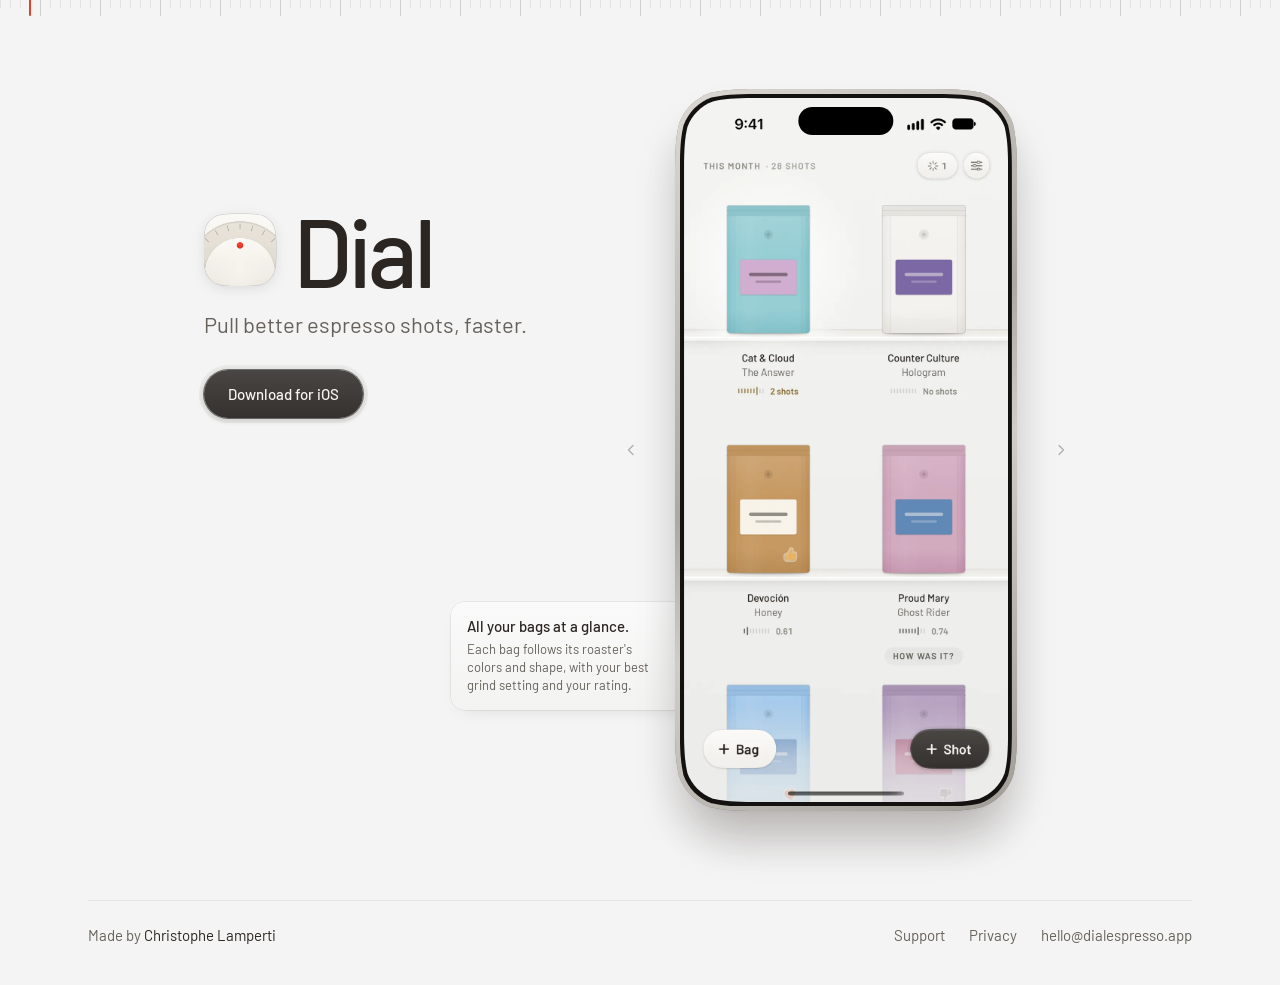
<file: index.html>
<!doctype html>
<html lang="en">
<head>
  <meta charset="utf-8">
  <meta name="viewport" content="width=device-width, initial-scale=1">
  <meta name="author" content="Christophe Lamperti">
  <meta name="theme-color" content="#F4F4F4">
  <title>Dial · Pull better espresso shots, faster</title>
  <meta name="description" content="Dial is an espresso app for iPhone that learns your grinder and your bag, then tells you where to go next. Free, no account.">
  <meta property="og:title" content="Dial">
  <meta property="og:description" content="Pull better espresso shots, faster. Free on iPhone, no account.">
  <meta property="og:image" content="https://dialespresso.app/apple-touch-icon.png">
  <link rel="icon" href="/assets/favicon.png">
  <link rel="apple-touch-icon" href="/apple-touch-icon.png">
  <link rel="preconnect" href="https://fonts.googleapis.com">
  <link rel="preconnect" href="https://fonts.gstatic.com" crossorigin>
  <link href="https://fonts.googleapis.com/css2?family=Barlow:wght@400;500;600&display=swap" rel="stylesheet">
  <link rel="stylesheet" href="/style.css?v=202611241330">
</head>
<body>

  <div class="ruler" aria-hidden="true"><div class="needle"></div></div>

  <main>
    <section class="hero">
      <div class="wrap">
        <div class="intro">
          <div class="lockup">
            <span class="iconwrap"><span class="iconring"><img class="icon" src="/assets/icon.webp" alt="Dial's icon: a dial with a red dot" width="72" height="72"></span></span>
            <h1>Dial</h1>
          </div>
          <p class="tagline">Pull better espresso shots, faster.</p>
          <a href="https://testflight.apple.com/join/yrKBnctM" class="download"><span>Download for iOS</span></a>
        </div>
        <figure class="stage">
          <button class="step prev" type="button" aria-label="Previous screen"><svg viewBox="0 0 16 16" aria-hidden="true"><path d="M10 3.5 5.5 8l4.5 4.5"/></svg></button>
          <div class="holder">
            <div class="device">
              <div class="frame">
              <div class="bezel"><div class="screen">
                <img class="on" src="/assets/shelf.webp" alt="The shelf: all your bags of coffee, in their real colors" width="860" height="1870" data-title="All your bags at a glance." data-sub="Each bag follows its roaster's colors and shape, with your best grind setting and your rating.">
                <img src="/assets/prep.webp" alt="The grind dial, set where Dial recommends" width="860" height="1870" data-title="No more guessing the grind." data-sub="Dial figures out the best next setting from your past shots and your taste notes." loading="lazy">
                <img src="/assets/taste-dialed.webp" alt="The taste slider set to Dialed in" width="860" height="1870" data-title="A simple way to rate a shot." data-sub="One simple slider, no barista training needed. Dial uses it to refine your next shot." loading="lazy">
                <img src="/assets/pull.webp" alt="A shot in progress, weighed and timed on the scale" width="860" height="1870" data-title="Stop on the beep." data-sub="Pair an Acaia Lunar scale and Dial will log the shot by itself. Just stop the extraction when you hear the beep." loading="lazy">
                <img src="/assets/newbag.webp" alt="A new bag, filled in from the roaster" width="860" height="1870" data-title="Add every bag in seconds." data-sub="Origin, process and roast level are already filled in. Dial tells you when a bag needs to rest and when it's ready to brew." loading="lazy">
                <img src="/assets/roasters.webp" alt="The list of roasters" width="860" height="1870" data-title="48 roasters, built in." data-sub="Pick a coffee and most of the details are already there. Just add the roast date." loading="lazy">
                <img src="/assets/bag.webp" alt="A bag's page with its shots" width="860" height="1870" data-title="Never start from scratch." data-sub="Each bag keeps the full history of your shots, so you stop wasting beans." loading="lazy">
              </div></div>
            </div>
            </div>
            <figcaption class="label" aria-live="polite">
              <p class="title">All your bags at a glance.</p>
              <p class="sub">Each bag follows its roaster's colors and shape, with your best grind setting and your rating.</p>
            </figcaption>
          </div>
          <button class="step next" type="button" aria-label="Next screen"><svg viewBox="0 0 16 16" aria-hidden="true"><path d="M6 3.5 10.5 8 6 12.5"/></svg></button>
        </figure>
      </div>
    </section>
  </main>

  <footer class="footer">
    <div class="wrap">
      <div>
        <span>Made by <a href="https://lamperti.me" target="_blank" rel="noopener">Christophe Lamperti</a></span>
        <nav><a href="/support">Support</a><a href="/privacy">Privacy</a><a href="mailto:hello@dialespresso.app">hello@dialespresso.app</a></nav>
      </div>
    </div>
  </footer>

  <script src="/app.js?v=202611241330"></script>
</body>
</html>
</file>
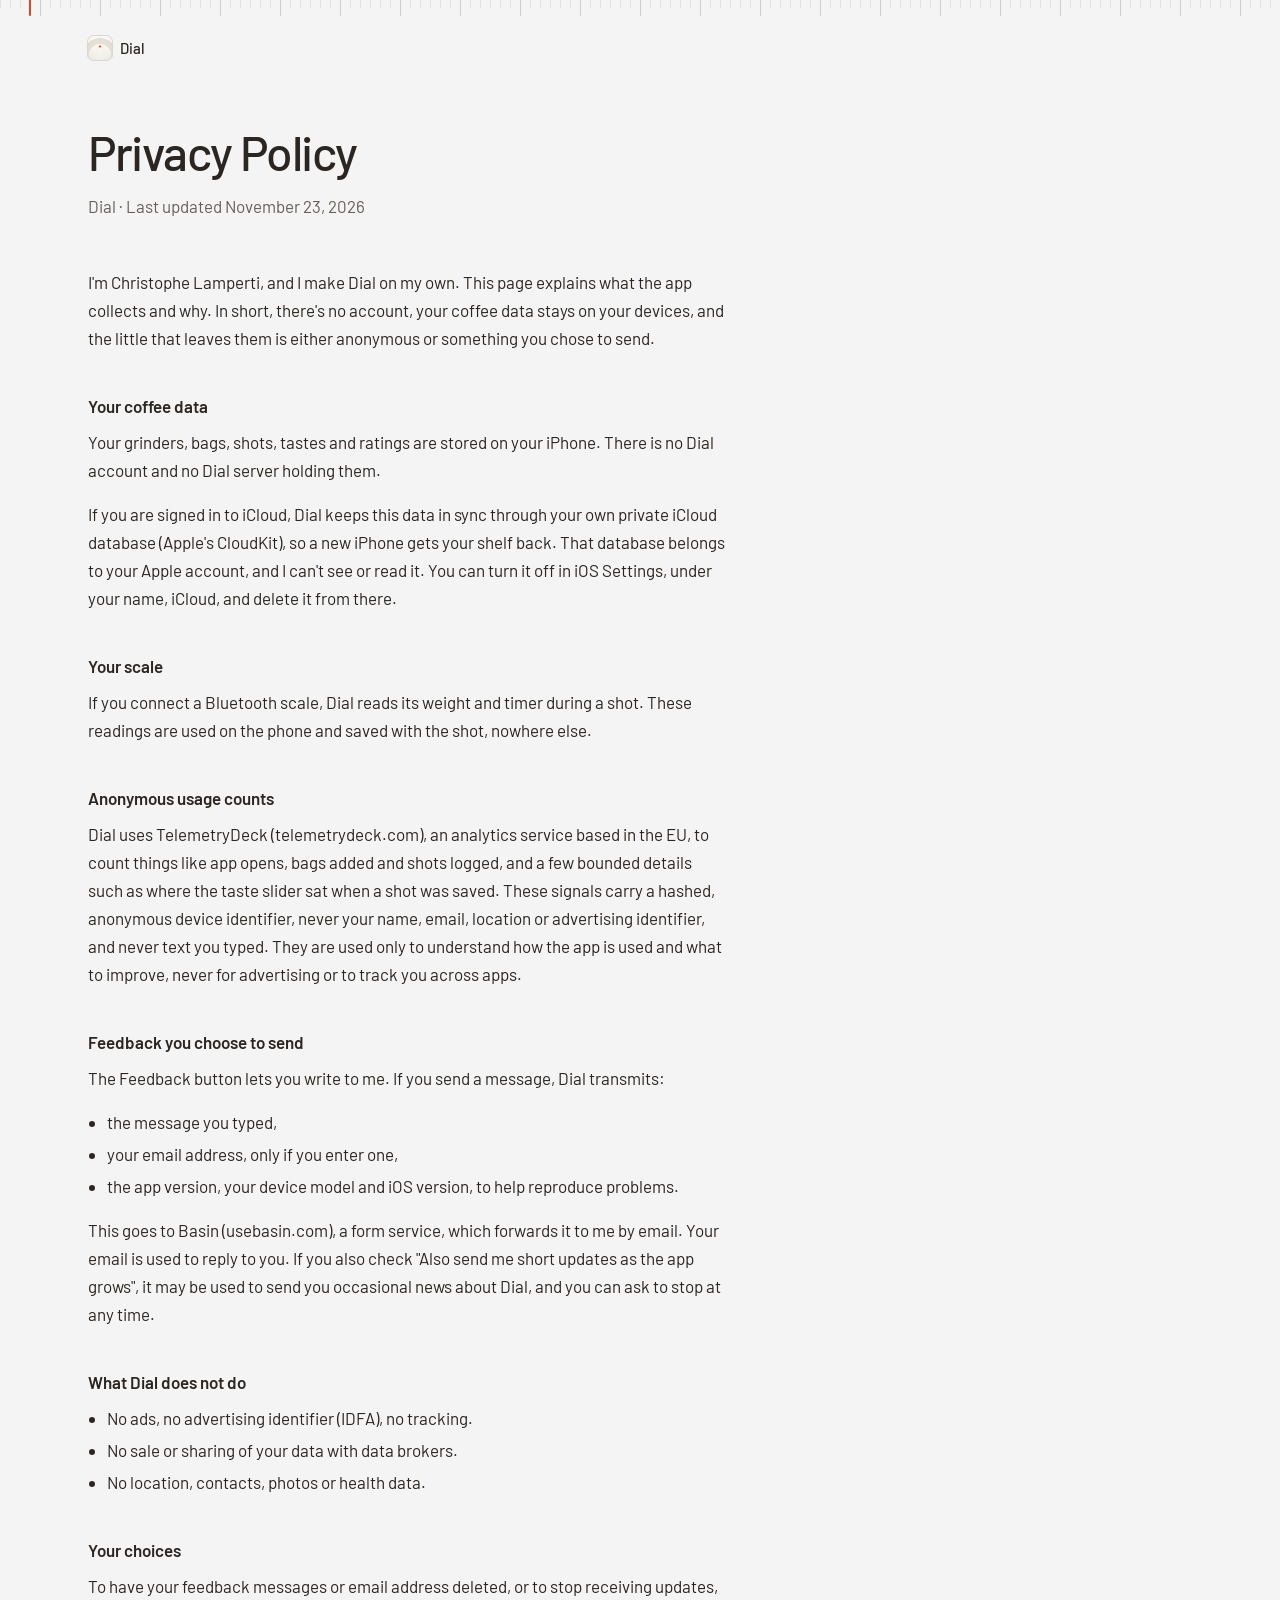
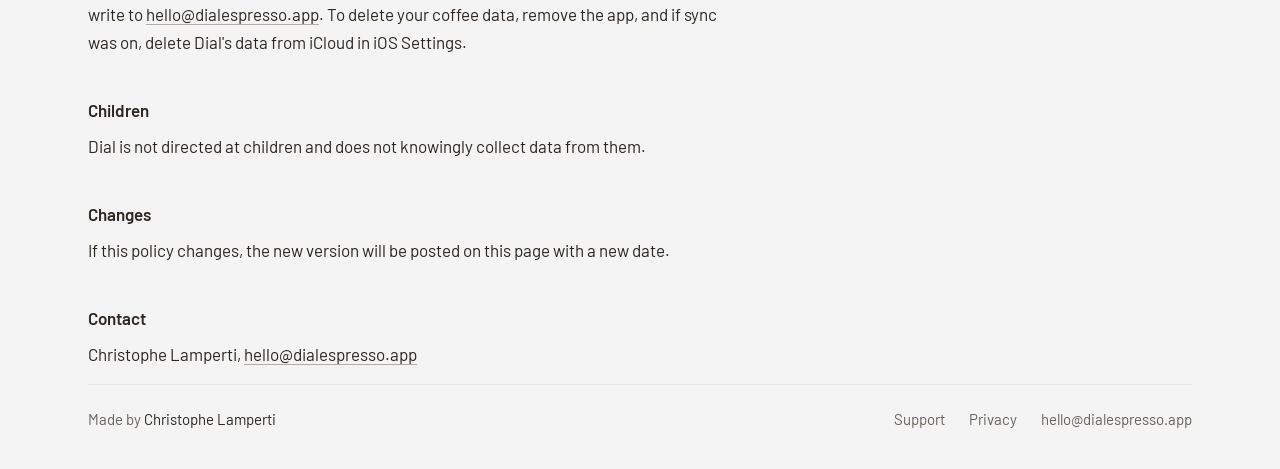
<file: privacy.html>
<!doctype html>
<html lang="en">
<head>
  <meta charset="utf-8">
  <meta name="viewport" content="width=device-width, initial-scale=1">
  <meta name="author" content="Christophe Lamperti">
  <meta name="theme-color" content="#F4F4F4">
  <title>Dial · Privacy Policy</title>
  <link rel="icon" href="/assets/favicon.png">
  <link rel="apple-touch-icon" href="/apple-touch-icon.png">
  <link rel="preconnect" href="https://fonts.googleapis.com">
  <link rel="preconnect" href="https://fonts.gstatic.com" crossorigin>
  <link href="https://fonts.googleapis.com/css2?family=Barlow:wght@400;500;600&display=swap" rel="stylesheet">
  <link rel="stylesheet" href="/style.css?v=202611241330">
</head>
<body>

  <div class="ruler" aria-hidden="true"><div class="needle"></div></div>

  <header class="nav">
    <div class="wrap">
      <a href="/" class="brand"><img src="/assets/icon.webp" alt="" width="24" height="24">Dial</a>
    </div>
  </header>

  <main class="doc">
    <div class="wrap">
      <article>
      <h1>Privacy Policy</h1>
      <p class="meta">Dial · Last updated November 23, 2026</p>

      <p>I'm Christophe Lamperti, and I make Dial on my own. This page explains what the app collects and why. In short, there's no account, your coffee data stays on your devices, and the little that leaves them is either anonymous or something you chose to send.</p>

      <h2>Your coffee data</h2>
      <p>Your grinders, bags, shots, tastes and ratings are stored on your iPhone. There is no Dial account and no Dial server holding them.</p>
      <p>If you are signed in to iCloud, Dial keeps this data in sync through your own private iCloud database (Apple's CloudKit), so a new iPhone gets your shelf back. That database belongs to your Apple account, and I can't see or read it. You can turn it off in iOS Settings, under your name, iCloud, and delete it from there.</p>

      <h2>Your scale</h2>
      <p>If you connect a Bluetooth scale, Dial reads its weight and timer during a shot. These readings are used on the phone and saved with the shot, nowhere else.</p>

      <h2>Anonymous usage counts</h2>
      <p>Dial uses TelemetryDeck (telemetrydeck.com), an analytics service based in the EU, to count things like app opens, bags added and shots logged, and a few bounded details such as where the taste slider sat when a shot was saved. These signals carry a hashed, anonymous device identifier, never your name, email, location or advertising identifier, and never text you typed. They are used only to understand how the app is used and what to improve, never for advertising or to track you across apps.</p>

      <h2>Feedback you choose to send</h2>
      <p>The Feedback button lets you write to me. If you send a message, Dial transmits:</p>
      <ul>
      <li>the message you typed,</li>
      <li>your email address, only if you enter one,</li>
      <li>the app version, your device model and iOS version, to help reproduce problems.</li>
      </ul>
      <p>This goes to Basin (usebasin.com), a form service, which forwards it to me by email. Your email is used to reply to you. If you also check "Also send me short updates as the app grows", it may be used to send you occasional news about Dial, and you can ask to stop at any time.</p>

      <h2>What Dial does not do</h2>
      <ul>
      <li>No ads, no advertising identifier (IDFA), no tracking.</li>
      <li>No sale or sharing of your data with data brokers.</li>
      <li>No location, contacts, photos or health data.</li>
      </ul>

      <h2>Your choices</h2>
      <p>To have your feedback messages or email address deleted, or to stop receiving updates, write to <a href="mailto:hello@dialespresso.app">hello@dialespresso.app</a>. To delete your coffee data, remove the app, and if sync was on, delete Dial's data from iCloud in iOS Settings.</p>

      <h2>Children</h2>
      <p>Dial is not directed at children and does not knowingly collect data from them.</p>

      <h2>Changes</h2>
      <p>If this policy changes, the new version will be posted on this page with a new date.</p>

      <h2>Contact</h2>
      <p>Christophe Lamperti, <a href="mailto:hello@dialespresso.app">hello@dialespresso.app</a></p>
      </article>
    </div>
  </main>

  <footer class="footer">
    <div class="wrap">
      <div>
        <span>Made by <a href="https://lamperti.me" target="_blank" rel="noopener">Christophe Lamperti</a></span>
        <nav><a href="/support">Support</a><a href="/privacy">Privacy</a><a href="mailto:hello@dialespresso.app">hello@dialespresso.app</a></nav>
      </div>
    </div>
  </footer>

  <script src="/app.js?v=202611241330"></script>
</body>
</html>
</file>
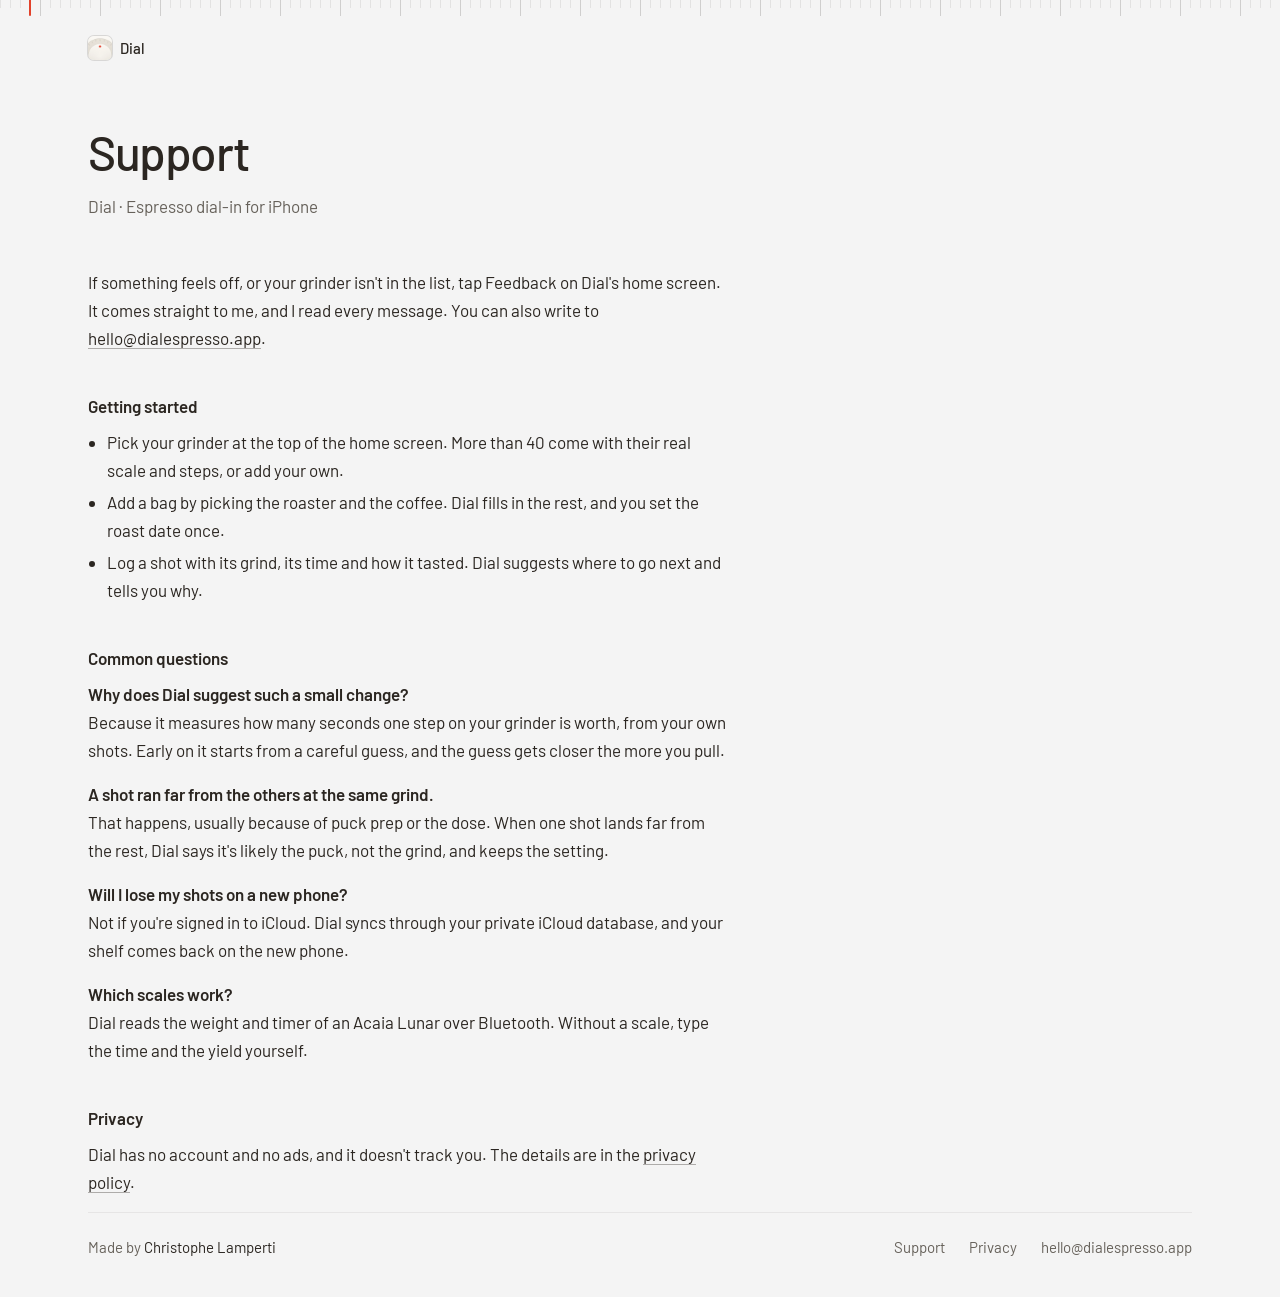
<file: support.html>
<!doctype html>
<html lang="en">
<head>
  <meta charset="utf-8">
  <meta name="viewport" content="width=device-width, initial-scale=1">
  <meta name="author" content="Christophe Lamperti">
  <meta name="theme-color" content="#F4F4F4">
  <title>Dial · Support</title>
  <link rel="icon" href="/assets/favicon.png">
  <link rel="apple-touch-icon" href="/apple-touch-icon.png">
  <link rel="preconnect" href="https://fonts.googleapis.com">
  <link rel="preconnect" href="https://fonts.gstatic.com" crossorigin>
  <link href="https://fonts.googleapis.com/css2?family=Barlow:wght@400;500;600&display=swap" rel="stylesheet">
  <link rel="stylesheet" href="/style.css?v=202611241330">
</head>
<body>

  <div class="ruler" aria-hidden="true"><div class="needle"></div></div>

  <header class="nav">
    <div class="wrap">
      <a href="/" class="brand"><img src="/assets/icon.webp" alt="" width="24" height="24">Dial</a>
    </div>
  </header>

  <main class="doc">
    <div class="wrap">
      <article>
      <h1>Support</h1>
      <p class="meta">Dial · Espresso dial-in for iPhone</p>

      <p>If something feels off, or your grinder isn't in the list, tap Feedback on Dial's home screen. It comes straight to me, and I read every message. You can also write to <a href="mailto:hello@dialespresso.app">hello@dialespresso.app</a>.</p>

      <h2>Getting started</h2>
      <ul>
      <li>Pick your grinder at the top of the home screen. More than 40 come with their real scale and steps, or add your own.</li>
      <li>Add a bag by picking the roaster and the coffee. Dial fills in the rest, and you set the roast date once.</li>
      <li>Log a shot with its grind, its time and how it tasted. Dial suggests where to go next and tells you why.</li>
      </ul>

      <h2>Common questions</h2>
      <p><strong>Why does Dial suggest such a small change?</strong><br>Because it measures how many seconds one step on your grinder is worth, from your own shots. Early on it starts from a careful guess, and the guess gets closer the more you pull.</p>
      <p><strong>A shot ran far from the others at the same grind.</strong><br>That happens, usually because of puck prep or the dose. When one shot lands far from the rest, Dial says it's likely the puck, not the grind, and keeps the setting.</p>
      <p><strong>Will I lose my shots on a new phone?</strong><br>Not if you're signed in to iCloud. Dial syncs through your private iCloud database, and your shelf comes back on the new phone.</p>
      <p><strong>Which scales work?</strong><br>Dial reads the weight and timer of an Acaia Lunar over Bluetooth. Without a scale, type the time and the yield yourself.</p>

      <h2>Privacy</h2>
      <p>Dial has no account and no ads, and it doesn't track you. The details are in the <a href="/privacy">privacy policy</a>.</p>
      </article>
    </div>
  </main>

  <footer class="footer">
    <div class="wrap">
      <div>
        <span>Made by <a href="https://lamperti.me" target="_blank" rel="noopener">Christophe Lamperti</a></span>
        <nav><a href="/support">Support</a><a href="/privacy">Privacy</a><a href="mailto:hello@dialespresso.app">hello@dialespresso.app</a></nav>
      </div>
    </div>
  </footer>

  <script src="/app.js?v=202611241330"></script>
</body>
</html>
</file>
<file: style.css>
:root {
  --ground: #F4F4F4;
  --ink:    #2B2621;
  --ink2:   #66615A;
  --hair:   rgba(43, 38, 33, .14);
  --red:    #E2422B;

  --s: 15px;
  --s-lh: 20px;
  --m: 22px;
  --m-lh: 28px;
  --l: 96px;
  --l-lh: 88px;

  --unit: 8px;
  --wrap: 1104px;
  --gutter: 24px;

  --phone: min(100vw - 104px, 342px, calc((100vh - 120px) * .47));

  color-scheme: light;
}
@supports (height: 100svh) {
  :root { --phone: min(100vw - 104px, 342px, calc((100svh - 120px) * .47)); }
}

*, *::before, *::after { box-sizing: border-box; margin: 0; padding: 0; }

html {
  background: var(--ground);
  -webkit-font-smoothing: antialiased;
  -moz-osx-font-smoothing: grayscale;
  -webkit-text-size-adjust: 100%;
}

body {
  font-family: 'Barlow', -apple-system, system-ui, sans-serif;
  font-size: var(--s);
  line-height: var(--s-lh);
  font-weight: 500;
  color: var(--ink);
  background: var(--ground);
  overflow-x: hidden;
}

img { display: block; max-width: 100%; height: auto; }
a { color: inherit; text-decoration: none; }
button { font: inherit; color: inherit; background: none; border: 0; cursor: pointer; }

.wrap {
  max-width: calc(var(--wrap) + 2 * var(--gutter));
  margin: 0 auto;
  padding: 0 var(--gutter);
}

.ruler {
  --major: rgba(43, 38, 33, .18);
  --minor: rgba(43, 38, 33, .085);
  position: sticky;
  top: 0;
  z-index: 10;
  height: 16px;
  background-image:
    linear-gradient(90deg, var(--major) 1px, transparent 1px),
    linear-gradient(90deg, transparent 10px, var(--minor) 10px, var(--minor) 11px, transparent 11px, transparent 20px, var(--minor) 20px, var(--minor) 21px, transparent 21px, transparent 30px, var(--minor) 30px, var(--minor) 31px, transparent 31px, transparent 40px, var(--minor) 40px, var(--minor) 41px, transparent 41px, transparent 50px, var(--minor) 50px, var(--minor) 51px, transparent 51px);
  background-size: 60px 16px, 60px 8px;
  background-repeat: repeat-x;
  background-position: var(--rx, 50vw) 0, var(--rx, 50vw) 0;
  pointer-events: none;
}

.needle {
  position: absolute;
  top: 0;
  left: 0;
  width: 2px;
  height: 16px;
  margin-left: -1px;
  border-radius: 0 0 1px 1px;
  background: var(--red);
  transform: translateX(var(--x, 50vw));
  transition: transform .12s ease-out;
  will-change: transform;
}

.nav .wrap { display: flex; align-items: center; height: 64px; }
.brand { display: inline-flex; align-items: center; gap: 8px; }
.brand img { width: 24px; height: 24px; border-radius: 6px; box-shadow: 0 0 0 1px var(--hair); }

.hero { text-align: center; padding-top: calc(var(--unit) * 6); }

.lockup {
  display: flex;
  align-items: center;
  justify-content: center;
  gap: 20px;
}
.iconwrap { display: block; flex: none; filter: drop-shadow(0 3px 6px rgba(30, 24, 18, .1)); }
.iconring { display: block; padding: .5px; border-radius: 23%; background: rgba(43, 38, 33, .19); }
.icon {
  width: 72px;
  height: 72px;
  border-radius: 22.5%;
}

h1 {
  font-size: var(--l);
  line-height: var(--l-lh);
  font-weight: 500;
  letter-spacing: -.04em;
  margin-left: -.04em;
}

.tagline {
  font-size: var(--m);
  line-height: var(--m-lh);
  font-weight: 400;
  color: var(--ink2);
  margin-top: calc(var(--unit) * 2);
}

.download {
  display: inline-flex;
  align-items: center;
  height: 48px;
  padding: 0 calc(var(--unit) * 3);
  margin-top: calc(var(--unit) * 4);
  border-radius: 24px;
  color: #F7F5F1;
  background: linear-gradient(#4A4643, #34312E);
  box-shadow:
    0 0 0 1px rgba(20, 18, 16, .55),
    0 0 0 5px rgba(43, 38, 33, .05),
    0 2px 6px rgba(43, 38, 33, .2);
}
.download:hover { background: linear-gradient(#57524F, #3E3A37); }
.download:active {
  background: linear-gradient(#34312E, #4A4643);
  box-shadow:
    0 0 0 1px rgba(20, 18, 16, .55),
    0 0 0 5px rgba(43, 38, 33, .05),
    0 1px 3px rgba(43, 38, 33, .08);
}

.fine { margin-top: calc(var(--unit) * 2); color: var(--ink2); font-weight: 400; text-wrap: balance; }

.stage {
  display: grid;
  grid-template-columns: 32px auto 32px;
  justify-content: center;
  align-items: center;
  column-gap: 12px;
  margin: calc(var(--unit) * 6) 0 0;
}
.holder { position: relative; }

.device {
  width: var(--phone);
  margin: 0 auto;
  container-type: inline-size;
  cursor: pointer;
  -webkit-tap-highlight-color: transparent;
  position: relative;
  z-index: 1;
  isolation: isolate;
  filter: drop-shadow(0 0 .5px rgba(43, 38, 33, .5));
}
.device::before {
  content: "";
  position: absolute;
  inset: 1.5cqw;
  z-index: -1;
  border-radius: 15cqw;
  box-shadow: 0 2px 6px rgba(30, 24, 18, .12), 0 32px 48px -4px rgba(30, 24, 18, .22);
}

.frame {
  padding: 1.43cqw;
  border-radius: 16cqw;
  background: linear-gradient(145deg, #DCD9D4, #ACA8A2 45%, #D0CCC6 60%, #A09C96);
}

.bezel {
  padding: 1.224cqw;
  border-radius: 14.57cqw;
  background: #141210;
}

.screen {
  position: relative;
  overflow: hidden;
  border-radius: 13.346cqw;
  aspect-ratio: 1206 / 2622;
  background: #000;
}
.screen::before {  content: "";
  position: absolute;
  z-index: 2;
  top: 2.69cqw;
  left: 50%;
  width: 27.88cqw;
  height: 8.17cqw;
  border-radius: 999px;
  transform: translateX(-50%);
  background: #000;
}
.screen img {
  position: absolute;
  inset: 0;
  width: 100%;
  height: 100%;
  object-fit: cover;
  opacity: 0;
  transition: opacity .5s ease;
}
.screen img.was { opacity: 1; transition: none; }
.screen img.on { opacity: 1; z-index: 1; }

.label {
  position: absolute;
  z-index: 0;
  left: 6%;
  right: 6%;
  top: calc(100% - 24px);
  padding: 40px 20px 16px;
  border-radius: 14px;
  background: linear-gradient(#FAFAFA, #F3F3F2);
  box-shadow: 0 0 0 .5px rgba(43, 38, 33, .14), 0 8px 20px -12px rgba(30, 24, 18, .16);
  transform: translateY(calc(-100% + 24px));
  transition: transform .5s cubic-bezier(.3, .8, .25, 1);
}
.label.in { transform: none; }
.label { cursor: pointer; -webkit-tap-highlight-color: transparent; }
.label .title { font-size: 15px; line-height: 20px; }
.label .sub { margin-top: 4px; font-size: 13px; line-height: 18px; color: var(--ink2); font-weight: 400; text-wrap: pretty; }
.label.half { transition-duration: .3s; }
.label.half:not(.in) { transform: translateY(calc((-100% + 24px) * .5)); }

.step {
  display: grid;
  place-items: center;
  width: 32px;
  height: 32px;
  border-radius: 10px;
  color: rgba(43, 38, 33, .34);
  -webkit-tap-highlight-color: transparent;
  transition: background .15s ease, color .15s ease;
}
.step:hover { background: rgba(43, 38, 33, .04); color: rgba(43, 38, 33, .55); }
.step:active { background: rgba(43, 38, 33, .1); }
.step svg { width: 16px; height: 16px; fill: none; stroke: currentColor; stroke-width: 1.25; stroke-linecap: round; stroke-linejoin: round; }

.still .screen img, .still .label { transition: none; }
@media (prefers-reduced-motion: reduce) {
  .screen img, .label, .needle { transition: none; }
}

.hero { padding-bottom: 160px; }
.footer { margin-top: calc(var(--unit) * 4); }
.footer .wrap > div {
  display: flex;
  flex-wrap: wrap;
  justify-content: space-between;
  gap: 8px 24px;
  padding: calc(var(--unit) * 3) 0 calc(var(--unit) * 5);
  border-top: .5px solid rgba(43, 38, 33, .07);
  color: var(--ink2);
  font-weight: 400;
}
.footer nav { display: flex; flex-wrap: wrap; gap: 8px 24px; }
.footer a:hover { color: var(--ink); }
.footer span a { color: var(--ink); }

.doc { padding: calc(var(--unit) * 6) 0 0; }
.doc article { max-width: 640px; font-size: 17px; line-height: 28px; font-weight: 400; }
.doc h1 { font-size: 48px; line-height: 48px; letter-spacing: -.03em; margin: 0 0 calc(var(--unit) * 2); }
.doc .meta { color: var(--ink2); margin-bottom: calc(var(--unit) * 6); }
.doc h2 { font-size: 17px; line-height: 28px; font-weight: 600; margin: calc(var(--unit) * 5) 0 calc(var(--unit) * 1); }
.doc p, .doc ul { margin-bottom: calc(var(--unit) * 2); }
.doc ul { padding-left: 1.1em; }
.doc li { margin-bottom: 4px; }
.doc strong { font-weight: 600; }
.doc a { text-decoration: underline; text-decoration-thickness: 1px; text-underline-offset: 3px; text-decoration-color: rgba(43, 38, 33, .35); }
.doc a:hover { text-decoration-color: var(--ink); }

@media (max-width: 760px) {
  :root { --l: 64px; --l-lh: 60px; --m: 17px; --m-lh: 24px; --gutter: 20px; }
  .tagline { margin-top: var(--unit); }
  .download { margin-top: calc(var(--unit) * 5); }
  .hero { padding-top: calc(var(--unit) * 5); }
  .icon { width: 56px; height: 56px; }
  .lockup { gap: 14px; }
  :root { --phone: min(100vw - 130px, 342px, calc((100vh - 120px) * .47)); }
  @supports (height: 100svh) {
    :root { --phone: min(100vw - 130px, 342px, calc((100svh - 120px) * .47)); }
  }
  .stage { grid-template-columns: 44px auto 44px; margin: calc(var(--unit) * 5) -12px 0; column-gap: 12px; }
  .step { width: 44px; height: 44px; border-radius: 12px; color: rgba(43, 38, 33, .3); }
  .step svg { width: 22px; height: 22px; stroke-width: 1.25; }
  .footer .wrap > div { flex-direction: column; align-items: center; text-align: center; gap: 12px; }
  .footer nav { justify-content: center; }
  .device::before { box-shadow: 0 2px 6px rgba(30, 24, 18, .12), 0 24px 40px -8px rgba(30, 24, 18, .19); }
  .doc h1 { font-size: 40px; line-height: 44px; }
}

@media (min-width: 1024px) {
  :root { --phone: min(342px, calc((100vh - 96px) * .47)); }
  @supports (height: 100svh) {
    :root { --phone: min(342px, calc((100svh - 96px) * .47)); }
  }
  .hero {
    display: grid;
    align-content: center;
    min-height: 100vh;
    min-height: 100svh;
    margin-top: -16px;
    padding: 40px 0;
    text-align: left;
  }
  .hero .wrap {
    display: grid;
    grid-template-columns: minmax(0, 1fr) auto;
    align-items: center;
    column-gap: calc(var(--unit) * 11);
    max-width: calc(944px + 2 * var(--gutter));
  }
  .intro { align-self: start; margin-top: calc(var(--phone) * .2955 + var(--unit) * 2); }
  .lockup { justify-content: flex-start; }
  .stage { margin: 0; column-gap: 28px; }
  .label {
    left: auto;
    right: calc(100% - 24px);
    top: auto;
    bottom: 14%;
    width: 248px;
    padding: 14px 40px 16px 16px;
    transform: translateX(calc(100% - 24px));
  }
  .label.half:not(.in) { transform: translateX(calc((100% - 24px) * .5)); }
  .label.in { transform: none; }
  .footer { margin-top: 0; }
}
</file>
